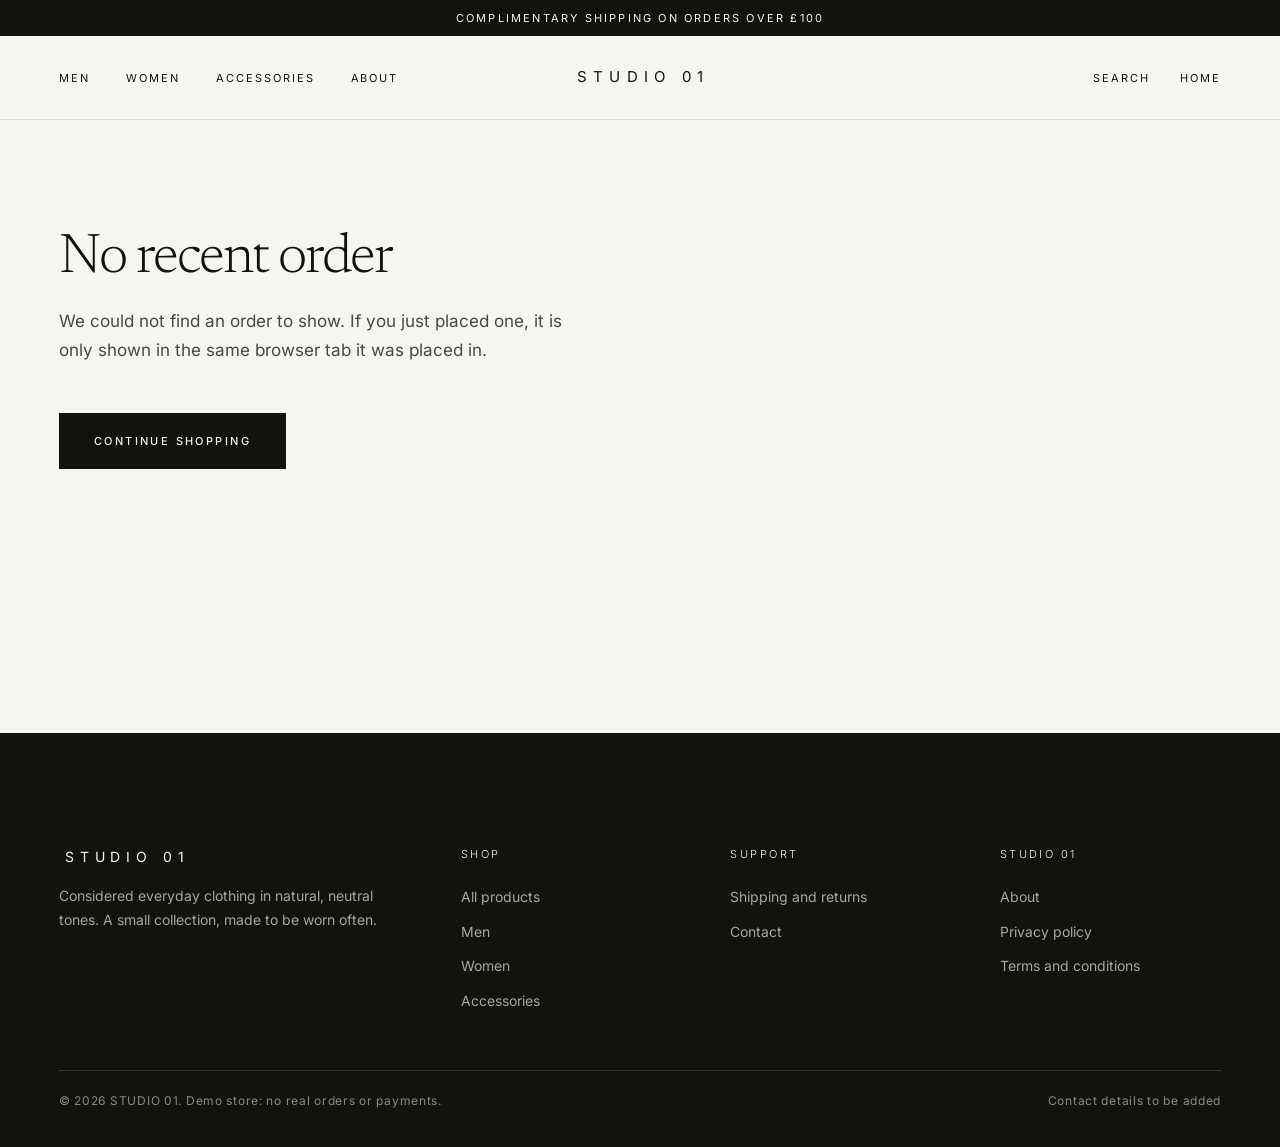
<file: confirmation.html>
<!DOCTYPE html>
<html lang="en"><head><meta charset="UTF-8"><meta name="viewport" content="width=device-width, initial-scale=1.0"><meta name="theme-color" content="#f4f3ef">
<meta name="robots" content="noindex">
<title>Order confirmed — STUDIO 01</title>
<link rel="icon" href="data:image/svg+xml,%3Csvg xmlns='http://www.w3.org/2000/svg' viewBox='0 0 32 32'%3E%3Crect width='32' height='32' fill='%23171715'/%3E%3Ctext x='16' y='22' font-size='15' text-anchor='middle' fill='%23f4f3ef' font-family='Georgia,serif'%3E01%3C/text%3E%3C/svg%3E">
<link rel="preload" href="fonts/inter-latin-wght.woff2" as="font" type="font/woff2" crossorigin>
<link rel="preload" href="fonts/newsreader-latin-wght.woff2" as="font" type="font/woff2" crossorigin>
<link rel="preconnect" href="https://images.unsplash.com">
<link rel="stylesheet" href="styles.css">
<style>
.cf{max-width:1280px;margin:0 auto;padding:64px var(--gutter) 96px}
.badge{display:inline-block;background:var(--sand);padding:7px 14px;font-size:13px;color:var(--muted);margin:0 0 28px}
.cf h1{font:400 clamp(44px,6vw,92px)/.98 var(--serif);letter-spacing:-.04em;margin:0 0 20px;outline:0}
.cf .lede{max-width:56ch;font-size:17px;line-height:1.7;color:#4a4843;margin:0}
.meta{display:flex;flex-wrap:wrap;gap:20px 64px;margin:44px 0 0;padding:24px 0;border-top:1px solid var(--line);border-bottom:1px solid var(--line)}
.meta div{display:grid;gap:4px}.meta dt{font-size:13px;color:var(--muted)}.meta dd{margin:0;font-size:18px}
.steps{list-style:none;margin:48px 0 0;padding:0;display:grid;grid-template-columns:repeat(4,minmax(0,1fr));gap:0;counter-reset:s}
.steps li{padding:0 16px 0 0;font-size:14px;color:var(--muted);position:relative}
.steps li:before{content:"";display:block;height:2px;background:var(--line);margin-bottom:14px}
.steps li.on:before{background:var(--ink)}.steps li b{display:block;font-weight:500;color:var(--ink);font-size:15px;margin-bottom:2px}
.cols{display:grid;grid-template-columns:minmax(0,1fr) minmax(0,.9fr);gap:clamp(32px,7vw,112px);margin-top:64px;align-items:start}
.cf h2{font:400 clamp(26px,2.6vw,34px)/1.1 var(--serif);letter-spacing:-.03em;margin:0 0 20px}
.info-list{margin:0;display:grid;grid-template-columns:150px 1fr;border-top:1px solid var(--line)}
.info-list dt,.info-list dd{margin:0;padding:16px 0;border-bottom:1px solid var(--line);font-size:15px}.info-list dt{color:var(--muted)}
.sum{background:var(--sand);padding:clamp(20px,3vw,36px)}
.line{display:grid;grid-template-columns:64px 1fr auto;gap:16px;padding:0 0 18px;margin-bottom:18px;border-bottom:1px solid rgba(23,23,21,.12);font-size:15px}
.line .ph{position:relative}.line img{width:64px;height:80px;object-fit:cover;background:var(--paper);display:block}
.line .q{position:absolute;top:-6px;right:-6px;min-width:22px;height:22px;border-radius:11px;background:var(--ink);color:#f4f3ef;font-size:12px;display:grid;place-items:center}
.line p{margin:0 0 2px}.line small{color:var(--muted);font-size:13px}
.tr{display:flex;justify-content:space-between;padding:6px 0;font-size:15px}.tr.g{border-top:1px solid rgba(23,23,21,.12);margin-top:10px;padding-top:16px;font-size:18px;font-weight:500}
.acts{display:flex;flex-wrap:wrap;gap:12px 24px;align-items:center;margin-top:48px}
.ghost-btn{height:50px;padding:0 28px;border:1px solid var(--line);background:transparent;font:inherit;font-size:14px;color:var(--ink);cursor:pointer}.ghost-btn:hover{border-color:var(--ink)}
.none{max-width:520px;padding:48px 0}.none h1{font-size:clamp(36px,5vw,56px)}
@media(max-width:900px){.cols{grid-template-columns:1fr;margin-top:48px}.steps{grid-template-columns:1fr 1fr;gap:24px 0}.cf{padding-top:44px}}
@media(max-width:560px){.info-list{grid-template-columns:1fr}.info-list dt{border-bottom:0;padding-bottom:0}.info-list dd{padding-top:4px}}
@media print{.announcement,.header,.footer,.acts,.skip,.badge{display:none!important}.cf{padding:0}.sum{background:none;border:1px solid #999}body{background:#fff}}
</style><link rel="stylesheet" href="premium.css">
</head><body>
<a class="skip" href="#main">Skip to content</a>
<div class="announcement">Complimentary shipping on orders over £100</div>
<header class="header"><div class="nav-left"><a class="nav-link" href="collection.html?c=Men">Men</a><a class="nav-link" href="collection.html?c=Women">Women</a><a class="nav-link" href="collection.html?c=Accessories">Accessories</a><a class="nav-link" href="info.html#about">About</a></div>
<a class="icon-btn" href="index.html" aria-label="Back to home"><svg viewBox="0 0 24 24"><path d="M15 5l-7 7 7 7"/></svg></a><a class="brand" href="index.html">STUDIO 01</a>
<div class="nav-right"><a class="utility" href="index.html">Home</a></div></header>
<main class="cf" id="main"></main>
<footer class="footer">
  <div class="footer-grid">
    <div><a class="brand" href="index.html">STUDIO 01</a><p class="footer-about">Considered everyday clothing in natural, neutral tones. A small collection, made to be worn often.</p></div>
    <div><h3>Shop</h3><ul><li><a href="collection.html?c=All">All products</a></li><li><a href="collection.html?c=Men">Men</a></li><li><a href="collection.html?c=Women">Women</a></li><li><a href="collection.html?c=Accessories">Accessories</a></li></ul></div>
    <div><h3>Support</h3><ul><li><a href="info.html#shipping">Shipping and returns</a></li><li><a href="info.html#contact">Contact</a></li></ul></div>
    <div><h3>Studio 01</h3><ul><li><a href="info.html#about">About</a></li><li><a href="info.html#privacy">Privacy policy</a></li><li><a href="info.html#terms">Terms and conditions</a></li></ul></div>
  </div>
  <div class="footer-base"><span>© 2026 STUDIO 01. Demo store: no real orders or payments.</span><span>Contact details to be added</span></div>
</footer>
<script src="data.js"></script><script src="nav.js"></script>
<script>
(function(){
 const $=document.getElementById("main");
 const esc=s=>String(s==null?"":s).replace(/[&<>"']/g,c=>({"&":"&amp;","<":"&lt;",">":"&gt;",'"':"&quot;","'":"&#39;"}[c]));
 const gbp=n=>"£"+Number(n).toFixed(2);
 let o=null;try{o=JSON.parse(sessionStorage.getItem("studio01_last_order")||"null")}catch(e){}
 if(!o||!o.no||!Array.isArray(o.items)){
  document.title="No recent order — STUDIO 01";
  $.innerHTML='<div class="none"><h1 id="t" tabindex="-1">No recent order</h1><p class="lede">We could not find an order to show. If you just placed one, it is only shown in the same browser tab it was placed in.</p><div class="acts"><a class="btn-primary" href="collection.html?c=All">Continue shopping</a></div></div>';
  return;
 }
 /* estimated dates (demo): working days from the order date */
 const D=new Date(o.ts||Date.now());
 const addWD=(d,n)=>{const x=new Date(d);while(n>0){x.setDate(x.getDate()+1);const w=x.getDay();if(w!==0&&w!==6)n--}return x};
 const f=d=>d.toLocaleDateString("en-GB",{weekday:"short",day:"numeric",month:"short"});
 const k=o.ship.k,eta=k==="standard"?f(addWD(D,3))+" to "+f(addWD(D,5)):k==="express"?f(addWD(D,1))+" to "+f(addWD(D,2)):"Ready within 24 hours";
 const last=k==="collect"?"Ready to collect":"Delivered";
 const first=esc(String(o.name||"").split(" ")[0]);
 const count=o.items.reduce((a,x)=>a+x.qty,0);
 const a=o.addr||{};
 const addr=[a.a1,a.a2,[a.city,a.postal].filter(Boolean).join(" "),a.country].filter(Boolean).map(esc).join("<br>");
 document.title="Order "+o.no+" confirmed — STUDIO 01";
 $.innerHTML=`<p class="badge">Demo order. No payment was taken and nothing will be shipped.</p>
 <h1 id="t" tabindex="-1">Thank you${first?", "+first:""}.</h1>
 <p class="lede">Your order is confirmed. In a live store, a confirmation would be emailed to <b>${esc(o.email)}</b>.</p>
 <dl class="meta"><div><dt>Order number</dt><dd>${esc(o.no)}</dd></div><div><dt>Placed on</dt><dd>${D.toLocaleDateString("en-GB",{day:"numeric",month:"long",year:"numeric"})}</dd></div><div><dt>${k==="collect"?"Collection":"Estimated delivery"}</dt><dd>${eta}</dd></div><div><dt>Total</dt><dd>${gbp(o.total)}</dd></div></dl>
 <ol class="steps" aria-label="Order progress"><li class="on"><b>Order placed</b>${f(D)}</li><li><b>Preparing</b>Next</li><li><b>${k==="collect"?"Ready":"Dispatched"}</b>Soon</li><li><b>${last}</b>${esc(eta)}</li></ol>
 <div class="cols">
  <section aria-labelledby="dh"><h2 id="dh">Your details</h2>
   <dl class="info-list"><dt>Contact</dt><dd>${esc(o.email)}${o.phone?"<br>"+esc(o.phone):""}</dd>
   <dt>${k==="collect"?"Collection":"Delivery address"}</dt><dd>${k==="collect"?"Collect in store (demo location)<br>":""}${esc(o.name)}<br>${addr}</dd>
   <dt>Delivery method</dt><dd>${esc(o.ship.n)}</dd><dt>Payment</dt><dd>${esc(o.pay)}</dd></dl></section>
  <section class="sum" aria-labelledby="sh"><h2 id="sh">Order summary</h2>
   ${o.items.map(x=>`<div class="line"><div class="ph"><img src="${esc(x.img)}" alt=""><span class="q" aria-label="Quantity ${x.qty}">${x.qty}</span></div><div><p>${esc(x.name)}</p><small>${x.size==="One size"?"One size":"Size "+esc(x.size)} · ${esc(x.color)}</small></div><span>${gbp(x.price*x.qty)}</span></div>`).join("")}
   <div class="tr"><span>Subtotal (${count} ${count===1?"item":"items"})</span><span>${gbp(o.sub)}</span></div>
   ${o.disc?`<div class="tr"><span>Discount · ${esc(o.discLabel)}</span><span>−${gbp(o.disc)}</span></div>`:""}
   <div class="tr"><span>${esc(o.ship.n)}</span><span>${o.ship.p?gbp(o.ship.p):"Free"}</span></div>
   <div class="tr g"><span>Total</span><span>${gbp(o.total)}</span></div></section>
 </div>
 <div class="acts"><a class="btn-primary" href="collection.html?c=All">Continue shopping</a><button type="button" class="ghost-btn" onclick="window.print()">Print receipt</button><a class="btn-link" href="info.html#shipping">Shipping and returns</a></div>`;
 document.getElementById("t").focus();
})();
</script>
</body></html>
</file>
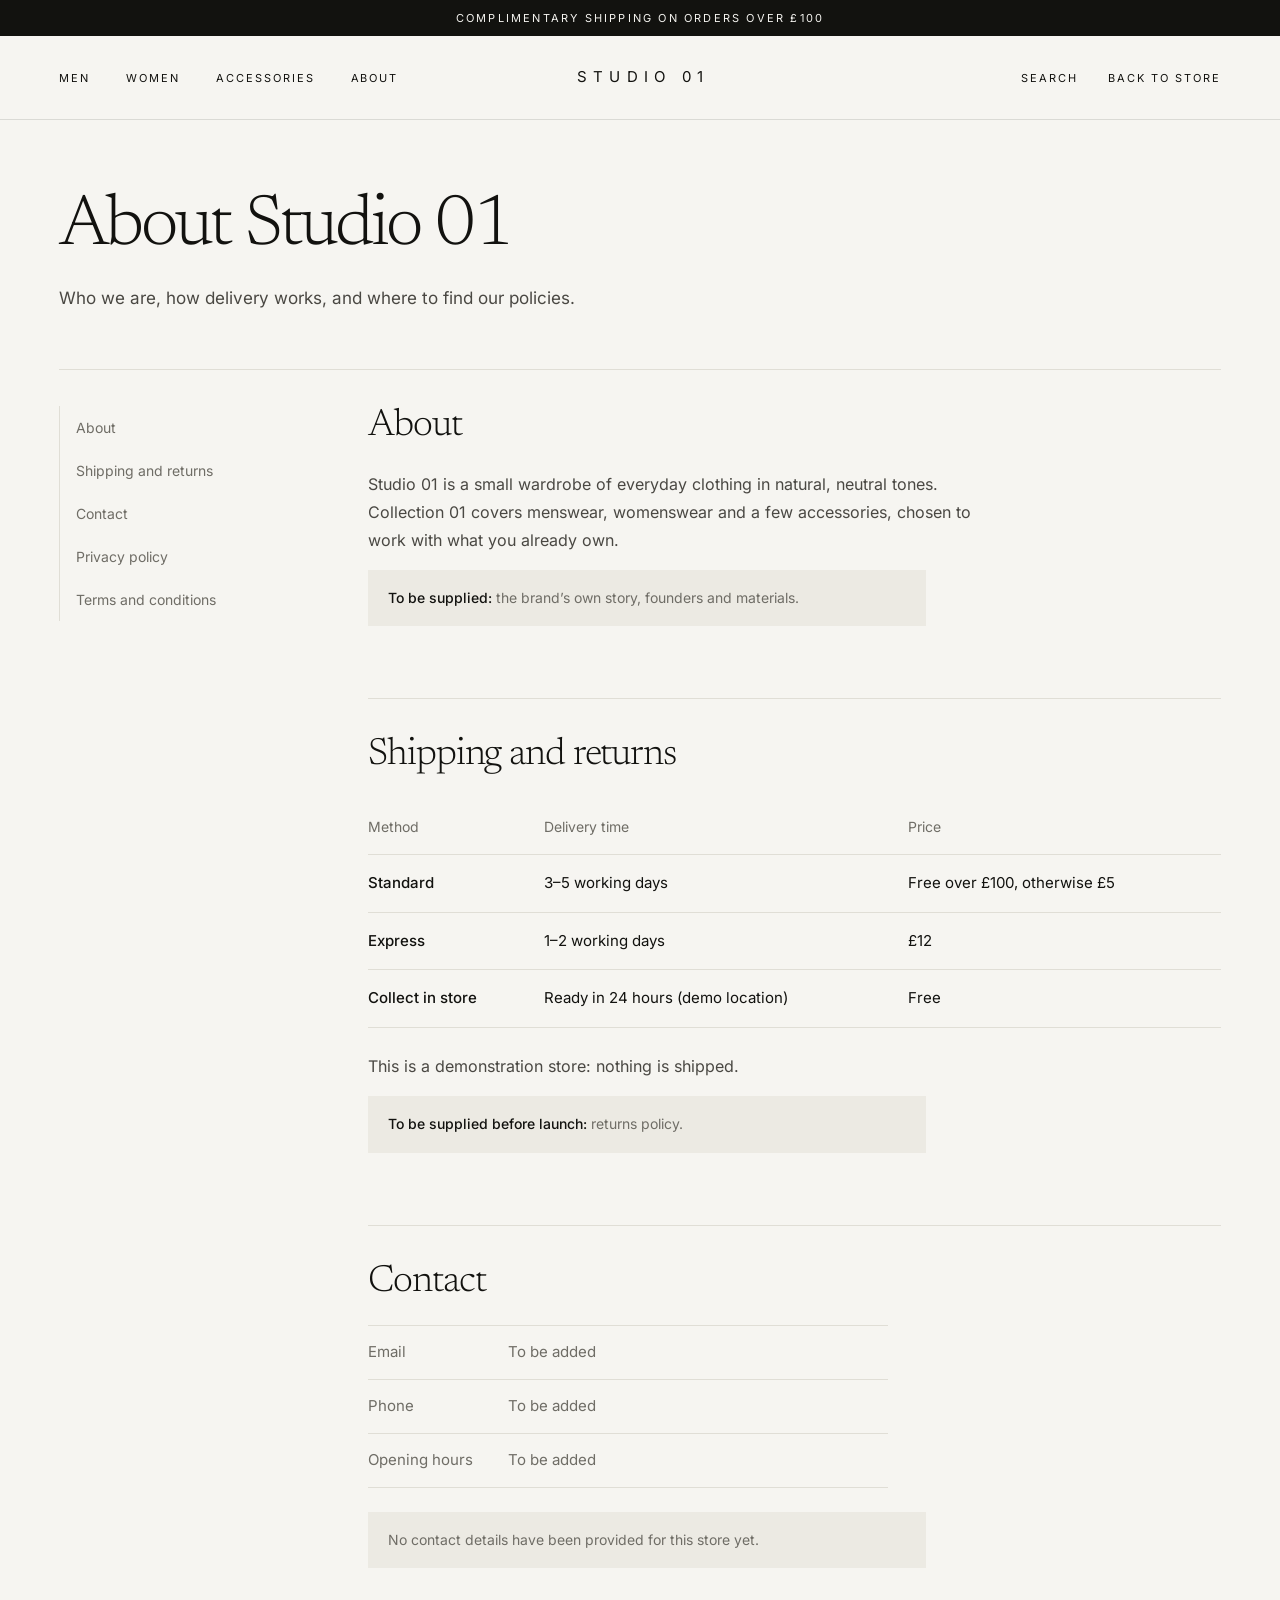
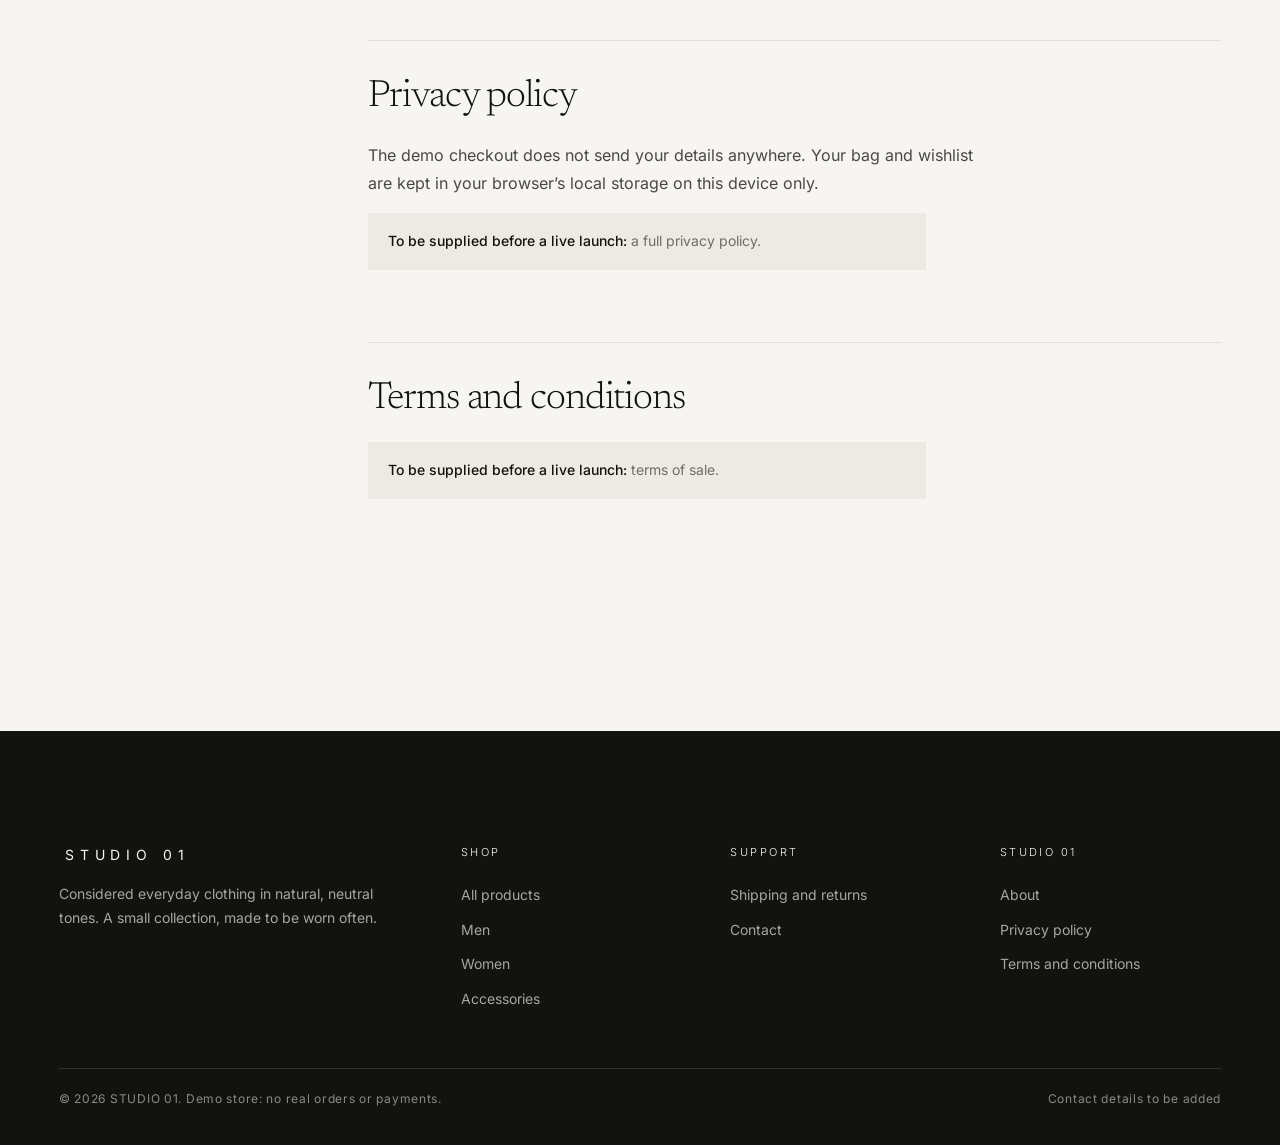
<file: info.html>
<!DOCTYPE html>
<html lang="en"><head><meta charset="UTF-8"><meta name="viewport" content="width=device-width, initial-scale=1.0"><meta name="theme-color" content="#f4f3ef">
<title>About, shipping and policies — STUDIO 01</title>
<meta name="description" content="About Studio 01, shipping and returns, contact details, privacy policy and terms.">
<link rel="icon" href="data:image/svg+xml,%3Csvg xmlns='http://www.w3.org/2000/svg' viewBox='0 0 32 32'%3E%3Crect width='32' height='32' fill='%23171715'/%3E%3Ctext x='16' y='22' font-size='15' text-anchor='middle' fill='%23f4f3ef' font-family='Georgia,serif'%3E01%3C/text%3E%3C/svg%3E">
<link rel="preload" href="fonts/inter-latin-wght.woff2" as="font" type="font/woff2" crossorigin>
<link rel="preload" href="fonts/newsreader-latin-wght.woff2" as="font" type="font/woff2" crossorigin>
<link rel="stylesheet" href="styles.css">
<style>
.nav-left{gap:24px}.info{max-width:1280px;margin:0 auto;padding:72px var(--gutter) 40px}
.info-head{max-width:720px;padding-bottom:56px}
.info-head h1{font:400 clamp(40px,5.6vw,76px)/1 var(--serif);letter-spacing:-.04em;margin:0 0 20px}
.lede{font-size:17px;line-height:1.7;color:#4a4843;margin:0}
.info-body>*{min-width:0}.info-body{display:grid;grid-template-columns:220px minmax(0,1fr);gap:clamp(32px,7vw,112px);align-items:start;border-top:1px solid var(--line)}
.toc{position:sticky;top:104px;display:grid;padding-top:36px}
.toc a{padding:10px 0 10px 16px;border-left:1px solid var(--line);color:var(--muted);text-decoration:none;font-size:14px}
.toc a:hover,.toc a:focus-visible{color:var(--ink);border-left-color:var(--ink)}
.info-content section{padding:36px 0 56px;border-bottom:1px solid var(--line);scroll-margin-top:96px}
.info-content section:last-child{border-bottom:0}
.info-content h2{font:400 clamp(28px,3vw,38px)/1.1 var(--serif);letter-spacing:-.03em;margin:0 0 22px}
.info-content p,.info-content li{font-size:16px;line-height:1.75;color:#4a4843;margin:0 0 16px;max-width:62ch}
.info-content ul{padding-left:20px;margin:0 0 16px}
.table-wrap{overflow-x:auto;margin:0 0 24px}
.rates{width:100%;border-collapse:collapse;font-size:15px;min-width:460px}
.rates th,.rates td{text-align:left;padding:16px 16px 16px 0;border-bottom:1px solid var(--line);vertical-align:top;font-weight:400}
.rates th{color:var(--muted);font-size:14px}.rates td:first-child{font-weight:500}
.todo{background:var(--sand);padding:16px 20px;font-size:14px!important;color:var(--muted)!important;max-width:62ch}
.todo b{color:var(--ink);font-weight:500}
.facts{display:grid;grid-template-columns:140px 1fr;gap:0;max-width:520px;border-top:1px solid var(--line);margin:0 0 24px}
.facts dt,.facts dd{margin:0;padding:14px 0;border-bottom:1px solid var(--line);font-size:15px}.facts dt{color:var(--muted)}.facts dd{color:var(--muted)}
@media(max-width:800px){.info{padding-top:44px}.info-head{padding-bottom:36px}.info-body{grid-template-columns:1fr;gap:0}
.toc{position:static;display:flex;gap:8px;overflow-x:auto;padding:16px 0;scrollbar-width:none;border-bottom:1px solid var(--line)}
.toc a{border:1px solid var(--line);padding:9px 14px;white-space:nowrap}.info-content section{padding:32px 0 44px}}
</style><link rel="stylesheet" href="premium.css">
</head><body>
<a class="skip" href="#about">Skip to content</a>
<div class="announcement">Complimentary shipping on orders over £100</div>
<header class="header"><div class="nav-left"><a class="nav-link" href="collection.html?c=Men">Men</a><a class="nav-link" href="collection.html?c=Women">Women</a><a class="nav-link" href="collection.html?c=Accessories">Accessories</a><a class="nav-link" href="#about">About</a></div>
<a class="icon-btn" href="index.html" aria-label="Back to store"><svg viewBox="0 0 24 24"><path d="M15 5l-7 7 7 7"/></svg></a><a class="brand" href="index.html">STUDIO 01</a>
<div class="nav-right"><a class="utility" href="index.html">Back to store</a></div></header>
<main class="info">
  <div class="info-head"><h1>About Studio 01</h1><p class="lede">Who we are, how delivery works, and where to find our policies.</p></div>
  <div class="info-body">
    <nav class="toc" aria-label="On this page"><a href="#about">About</a><a href="#shipping">Shipping and returns</a><a href="#contact">Contact</a><a href="#privacy">Privacy policy</a><a href="#terms">Terms and conditions</a></nav>
    <div class="info-content">
      <section id="about"><h2>About</h2>
        <p>Studio 01 is a small wardrobe of everyday clothing in natural, neutral tones. Collection 01 covers menswear, womenswear and a few accessories, chosen to work with what you already own.</p>
        <p class="todo"><b>To be supplied:</b> the brand’s own story, founders and materials.</p></section>
      <section id="shipping"><h2>Shipping and returns</h2>
        <div class="table-wrap"><table class="rates"><thead><tr><th scope="col">Method</th><th scope="col">Delivery time</th><th scope="col">Price</th></tr></thead><tbody>
          <tr><td>Standard</td><td>3–5 working days</td><td>Free over £100, otherwise £5</td></tr>
          <tr><td>Express</td><td>1–2 working days</td><td>£12</td></tr>
          <tr><td>Collect in store</td><td>Ready in 24 hours (demo location)</td><td>Free</td></tr></tbody></table></div>
        <p>This is a demonstration store: nothing is shipped.</p>
        <p class="todo"><b>To be supplied before launch:</b> returns policy.</p></section>
      <section id="contact"><h2>Contact</h2>
        <dl class="facts"><dt>Email</dt><dd>To be added</dd><dt>Phone</dt><dd>To be added</dd><dt>Opening hours</dt><dd>To be added</dd></dl>
        <p class="todo">No contact details have been provided for this store yet.</p></section>
      <section id="privacy"><h2>Privacy policy</h2>
        <p>The demo checkout does not send your details anywhere. Your bag and wishlist are kept in your browser’s local storage on this device only.</p>
        <p class="todo"><b>To be supplied before a live launch:</b> a full privacy policy.</p></section>
      <section id="terms"><h2>Terms and conditions</h2>
        <p class="todo"><b>To be supplied before a live launch:</b> terms of sale.</p></section>
    </div>
  </div>
</main>
<footer class="footer">
  <div class="footer-grid">
    <div><a class="brand" href="index.html">STUDIO 01</a><p class="footer-about">Considered everyday clothing in natural, neutral tones. A small collection, made to be worn often.</p></div>
    <div><h3>Shop</h3><ul><li><a href="collection.html?c=All">All products</a></li><li><a href="collection.html?c=Men">Men</a></li><li><a href="collection.html?c=Women">Women</a></li><li><a href="collection.html?c=Accessories">Accessories</a></li></ul></div>
    <div><h3>Support</h3><ul><li><a href="info.html#shipping">Shipping and returns</a></li><li><a href="info.html#contact">Contact</a></li></ul></div>
    <div><h3>Studio 01</h3><ul><li><a href="info.html#about">About</a></li><li><a href="info.html#privacy">Privacy policy</a></li><li><a href="info.html#terms">Terms and conditions</a></li></ul></div>
  </div>
  <div class="footer-base"><span>© 2026 STUDIO 01. Demo store: no real orders or payments.</span><span>Contact details to be added</span></div>
</footer>
<script src="data.js"></script><script src="nav.js"></script>
</body></html>
</file>
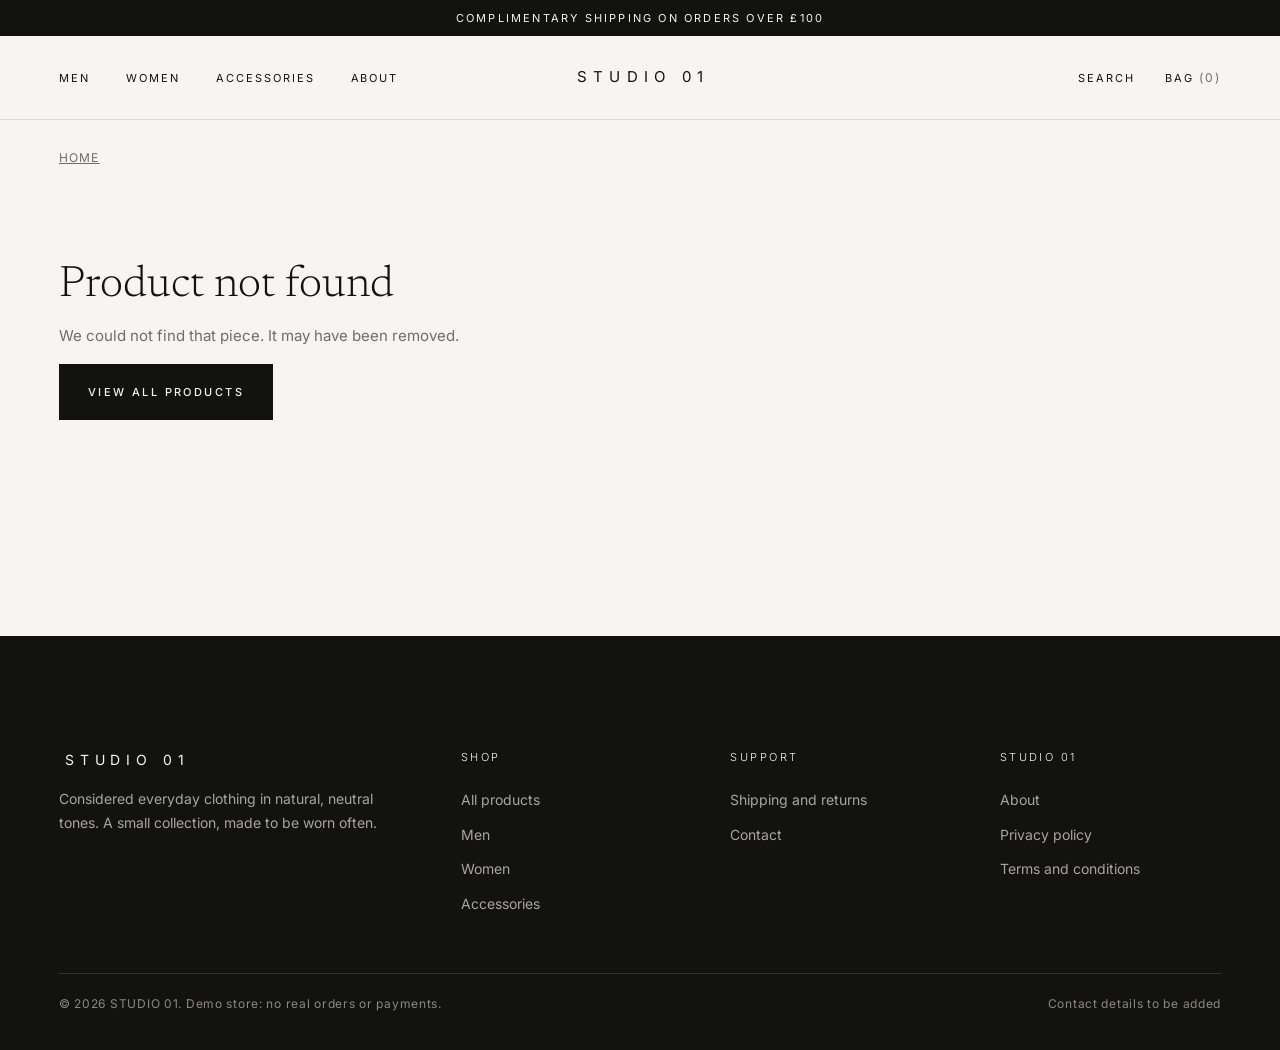
<file: product.html>
<!DOCTYPE html>
<html lang="en"><head><meta charset="UTF-8"><meta name="viewport" content="width=device-width, initial-scale=1.0"><meta name="theme-color" content="#f4f3ef">
<title>Product — STUDIO 01</title>
<meta name="description" content="Studio 01 Collection 01.">
<link rel="icon" href="data:image/svg+xml,%3Csvg xmlns='http://www.w3.org/2000/svg' viewBox='0 0 32 32'%3E%3Crect width='32' height='32' fill='%23171715'/%3E%3Ctext x='16' y='22' font-size='15' text-anchor='middle' fill='%23f4f3ef' font-family='Georgia,serif'%3E01%3C/text%3E%3C/svg%3E">
<link rel="preload" href="fonts/inter-latin-wght.woff2" as="font" type="font/woff2" crossorigin>
<link rel="preload" href="fonts/newsreader-latin-wght.woff2" as="font" type="font/woff2" crossorigin>
<link rel="preconnect" href="https://images.unsplash.com">
<link rel="stylesheet" href="styles.css"><link rel="stylesheet" href="shop.css">
<link rel="stylesheet" href="premium.css">
</head><body>
<a class="skip" href="#main">Skip to content</a>
<div class="announcement">Complimentary shipping on orders over £100</div>
<header class="header"><div class="nav-left"><a class="nav-link" href="collection.html?c=Men">Men</a><a class="nav-link" href="collection.html?c=Women">Women</a><a class="nav-link" href="collection.html?c=Accessories">Accessories</a><a class="nav-link" href="info.html#about">About</a></div>
<a class="icon-btn" href="index.html" aria-label="Back to home"><svg viewBox="0 0 24 24"><path d="M15 5l-7 7 7 7"/></svg></a><a class="brand" href="index.html">STUDIO 01</a>
<div class="nav-right"><button type="button" class="utility" id="bagBtn">Bag <span class="count" id="bagCount">(0)</span></button></div></header>
<main class="page" id="main">
 <nav class="crumbs" aria-label="Breadcrumb" id="crumbs"></nav>
 <div id="pdp"></div>
 <section class="more" id="relWrap" hidden aria-labelledby="relT"><h2 id="relT">You may also like</h2><div class="product-grid" id="rel" style="padding-bottom:0"></div></section>
</main>
<footer class="footer">
  <div class="footer-grid">
    <div><a class="brand" href="index.html">STUDIO 01</a><p class="footer-about">Considered everyday clothing in natural, neutral tones. A small collection, made to be worn often.</p></div>
    <div><h3>Shop</h3><ul><li><a href="collection.html?c=All">All products</a></li><li><a href="collection.html?c=Men">Men</a></li><li><a href="collection.html?c=Women">Women</a></li><li><a href="collection.html?c=Accessories">Accessories</a></li></ul></div>
    <div><h3>Support</h3><ul><li><a href="info.html#shipping">Shipping and returns</a></li><li><a href="info.html#contact">Contact</a></li></ul></div>
    <div><h3>Studio 01</h3><ul><li><a href="info.html#about">About</a></li><li><a href="info.html#privacy">Privacy policy</a></li><li><a href="info.html#terms">Terms and conditions</a></li></ul></div>
  </div>
  <div class="footer-base"><span>© 2026 STUDIO 01. Demo store: no real orders or payments.</span><span>Contact details to be added</span></div>
</footer>
<script src="data.js"></script><script src="bag.js"></script><script src="nav.js"></script>
<script>
(function(){
 const $=id=>document.getElementById(id);
 const id=parseInt(new URLSearchParams(location.search).get("id"),10),p=products.find(x=>x.id===id);
 const root=$("pdp");
 if(!p){document.title="Product not found — STUDIO 01";$("crumbs").innerHTML='<a href="index.html">Home</a>';
  root.innerHTML='<div class="lost"><h1>Product not found</h1><p>We could not find that piece. It may have been removed.</p><a class="checkout" style="width:auto;padding:0 28px;display:inline-flex" href="collection.html?c=All">VIEW ALL PRODUCTS</a></div>';return}
 const C=CATS[p.category];
 document.title=p.name+" — STUDIO 01";
 const ld=document.createElement("script");ld.type="application/ld+json";
 ld.textContent=JSON.stringify({"@context":"https://schema.org","@type":"Product",name:p.name,image:[p.img],description:p.name+". "+CATS[p.category].title+" from Studio 01 Collection 01.",brand:{"@type":"Brand",name:"STUDIO 01"},offers:{"@type":"Offer",priceCurrency:"GBP",price:p.price.toFixed(2),availability:"https://schema.org/InStock",url:location.href.split("#")[0]}});
 document.head.appendChild(ld);
 document.querySelector('meta[name=description]').content=p.name+", "+fmtMoney(p.price)+". "+C.title+" from Studio 01 Collection 01.";
 document.querySelectorAll(".nav-link").forEach(a=>{if(a.getAttribute("href")==="collection.html?c="+p.category)a.setAttribute("aria-current","page")});
 $("crumbs").innerHTML=`<a href="index.html">Home</a><span aria-hidden="true">/</span><a href="collection.html?c=${p.category}">${C.title}</a><span aria-hidden="true">/</span><b aria-current="page">${escHTML(p.name)}</b>`;
 const sel={size:null,color:null,qty:1},MAXQ=10,WL="studio01_wishlist_v1";
 const out=(s,c)=>p.out.includes(s+"|"+c);
 const sizeOff=s=>sel.color?out(s,sel.color):p.colors.every(c=>out(s,c.n));
 const colorOff=c=>sel.size?out(sel.size,c):(p.sizes.length>0&&p.sizes.every(s=>out(s,c)));
 const FL=["24.5","25.4","26.2","27.1","27.9","28.8"],GA=[["XS","84–89","70–75"],["S","90–95","76–81"],["M","96–101","82–87"],["L","102–107","88–93"],["XL","108–115","94–101"],["XXL","116–123","102–109"]];
 const guide=()=>p.sizes[0]&&p.sizes[0].startsWith("UK")
  ?`<table><tr><th>Size</th><th>EU (approx.)</th><th>Foot length</th></tr>${p.sizes.map((s,i)=>`<tr><td>${s}</td><td>${39+i}</td><td>${FL[i]} cm</td></tr>`).join("")}</table>`
  :`<table><tr><th>Size</th><th>Chest (cm)</th><th>Waist (cm)</th></tr>${GA.filter(r=>p.sizes.includes(r[0])).map(r=>`<tr><td>${r[0]}</td><td>${r[1]}</td><td>${r[2]}</td></tr>`).join("")}</table><p style="margin-top:10px">Body measurements. Between sizes? Size up for a relaxed fit.</p>`;
 const off=p.old?Math.round((1-p.price/p.old)*100):0;
 root.innerHTML=`<div class="pdp"><div class="pdp-media"><img src="${p.img}" alt="${escHTML(p.name)}"></div>
 <div class="pdp-info"><h1>${escHTML(p.name)}</h1>
 <p class="pdp-price">${fmtMoney(p.price)}${p.old?`<del>${fmtMoney(p.old)}</del><span class="off">-${off}%</span>`:""}</p>
 <p class="rating">★ ${p.rating.toFixed(1)} · ${p.reviews} reviews${p.tag==="New in"?" · New in":""}</p>
 <div class="opt"><div class="opt-head"><span>Colour: <b id="cLbl">Select a colour</b></span></div><div class="opt-row" role="group" aria-label="Colour">${p.colors.map(c=>`<button type="button" class="color-btn" data-c="${escHTML(c.n)}" aria-pressed="false"><i style="background:${c.h}"></i>${escHTML(c.n)}</button>`).join("")}</div></div>
 ${p.sizes.length?`<div class="opt"><div class="opt-head"><span>Size: <b id="sLbl">Select a size</b></span></div><div class="opt-row" role="group" aria-label="Size">${p.sizes.map(s=>`<button type="button" class="size-btn" data-s="${escHTML(s)}" aria-pressed="false">${escHTML(s)}</button>`).join("")}</div></div>`:`<div class="opt"><div class="opt-head"><span>Size: <b>One size</b></span></div></div>`}
 <p class="avail" id="avail" aria-live="polite">Select options to check availability</p>
 <div class="opt"><div class="opt-head"><span>Quantity</span></div><div class="qty"><button type="button" id="qm" aria-label="Decrease quantity">−</button><span id="qv" aria-live="polite">1</span><button type="button" id="qp" aria-label="Increase quantity">+</button></div></div>
 <p class="err" id="err" role="alert"></p>
 <div class="pdp-actions"><button type="button" class="checkout" id="add">ADD TO BAG</button><button type="button" class="ghost" id="wish" aria-pressed="false">Save to wishlist</button></div>
 <div class="acc">${p.sizes.length?`<details><summary>Size guide</summary><div class="in">${guide()}</div></details>`:""}
 <details><summary>Delivery and collection</summary><div class="in"><ul><li>Free delivery on orders over £100, otherwise £5</li><li>Standard 3–5 working days, express 1–2 working days (£12)</li><li>Collect in store: free, ready in 24 hours</li></ul><p>This is a demo store, so nothing is shipped. <a href="info.html#shipping">Shipping and returns</a></p></div></details></div>
 </div></div>`;
 function sync(){
  document.querySelectorAll(".color-btn").forEach(b=>{const n=b.dataset.c,o=colorOff(n),on=sel.color===n;b.classList.toggle("on",on);b.setAttribute("aria-pressed",on);if(o){b.setAttribute("aria-disabled","true");b.title="Sold out in this size"}else{b.removeAttribute("aria-disabled");b.removeAttribute("title")}});
  document.querySelectorAll(".size-btn").forEach(b=>{const n=b.dataset.s,o=sizeOff(n),on=sel.size===n;b.classList.toggle("on",on);b.setAttribute("aria-pressed",on);if(o){b.setAttribute("aria-disabled","true");b.title="Sold out in this colour"}else{b.removeAttribute("aria-disabled");b.removeAttribute("title")}});
  $("cLbl").textContent=sel.color||"Select a colour";if($("sLbl"))$("sLbl").textContent=sel.size||"Select a size";
  $("avail").textContent=sel.color&&(sel.size||!p.sizes.length)?"In stock":"Select options to check availability";
  $("qv").textContent=sel.qty;
 }
 root.addEventListener("click",e=>{
  const c=e.target.closest(".color-btn"),s=e.target.closest(".size-btn");
  if(c&&c.getAttribute("aria-disabled")!=="true"){sel.color=sel.color===c.dataset.c?null:c.dataset.c;$("err").textContent="";sync()}
  if(s&&s.getAttribute("aria-disabled")!=="true"){sel.size=sel.size===s.dataset.s?null:s.dataset.s;$("err").textContent="";sync()}
 });
 $("qm").onclick=()=>{sel.qty=Math.max(1,sel.qty-1);sync()};$("qp").onclick=()=>{sel.qty=Math.min(MAXQ,sel.qty+1);sync()};
 $("add").onclick=()=>{
  const miss=[];if(!sel.color)miss.push("a colour");if(p.sizes.length&&!sel.size)miss.push("a size");
  if(miss.length){$("err").textContent="Please select "+miss.join(" and ")+".";return}
  Bag.add({key:[p.id,sel.size||"",sel.color].join("|"),id:p.id,name:p.name,price:p.price,img:p.img,size:sel.size||"One size",color:sel.color,qty:sel.qty});
  $("err").textContent="";Bag.open();
 };
 const wl=()=>{try{const a=JSON.parse(localStorage.getItem(WL)||"[]");return Array.isArray(a)?a:[]}catch(e){return[]}};
 function wsync(){const on=wl().includes(p.id);$("wish").textContent=on?"Saved to wishlist":"Save to wishlist";$("wish").setAttribute("aria-pressed",on)}
 $("wish").onclick=()=>{let a=wl();a=a.includes(p.id)?a.filter(x=>x!==p.id):[...a,p.id];try{localStorage.setItem(WL,JSON.stringify(a))}catch(e){}wsync()};
 sync();wsync();
 const rel=products.filter(x=>x.id!==p.id&&x.category===p.category).concat(products.filter(x=>x.id!==p.id&&x.category!==p.category)).slice(0,4);
 $("rel").innerHTML=rel.map(shopCard).join("");$("relWrap").hidden=false;
})();
</script>
</body></html>
</file>
<file: styles.css>
/* Self-hosted fonts (SIL Open Font License): same typography on every device */
@font-face{font-family:"Inter";src:url("fonts/inter-latin-wght.woff2") format("woff2");font-weight:100 900;font-style:normal;font-display:swap;unicode-range:U+0000-00FF,U+0131,U+0152-0153,U+02BB-02BC,U+02C6,U+02DA,U+02DC,U+2000-206F,U+2074,U+20AC,U+2122,U+2191,U+2193,U+2212,U+2215,U+FEFF,U+FFFD}
@font-face{font-family:"Newsreader";src:url("fonts/newsreader-latin-wght.woff2") format("woff2");font-weight:200 800;font-style:normal;font-display:swap;unicode-range:U+0000-00FF,U+0131,U+0152-0153,U+02BB-02BC,U+02C6,U+02DA,U+02DC,U+2000-206F,U+2074,U+20AC,U+2122,U+2191,U+2193,U+2212,U+2215,U+FEFF,U+FFFD}
/* metric-matched fallback so text does not jump when Inter arrives */
@font-face{font-family:"Inter Fallback";src:local("Arial"),local("Helvetica");size-adjust:107.4%;ascent-override:90.2%;descent-override:22.5%;line-gap-override:0%}
/* STUDIO 01 shared design system: tokens, base, announcement, header, footer, buttons */
:root{--paper:#f4f3ef;--sand:#ebe8e0;--ink:#171715;--muted:#66645e;--line:#dcdad2;--white:#fff;--err:#9a3b2e;--ok:#4d6a55;
--serif:"Newsreader","Iowan Old Style","Palatino Linotype",Palatino,Georgia,serif;--sans:"Inter","Inter Fallback",system-ui,-apple-system,"Segoe UI",Helvetica,Arial,sans-serif;
--gutter:clamp(18px,4.6vw,72px);--edge:max(var(--gutter),calc((100% - 1600px)/2 + var(--gutter)));--ease:cubic-bezier(.2,.7,.2,1)}
*{box-sizing:border-box}html{scroll-behavior:smooth}
body{margin:0;background:var(--paper);color:var(--ink);font:15px/1.6 var(--sans);-webkit-font-smoothing:antialiased}
button,input,select{font:inherit;color:inherit}button{cursor:pointer}img{max-width:100%}
:focus-visible{outline:2px solid var(--ink);outline-offset:3px}
.announcement{padding:10px var(--gutter);text-align:center;background:var(--ink);color:#f4f3ef;font-size:13px;letter-spacing:.04em}
.header{position:sticky;top:0;z-index:5;height:72px;padding:0 var(--edge);display:grid;grid-template-columns:1fr auto 1fr;align-items:center;background:var(--paper);border-bottom:1px solid var(--line)}
.nav-left,.nav-right{display:flex;align-items:center;gap:28px}.nav-right{justify-content:flex-end;gap:22px}
.nav-link,.utility{border:0;background:none;padding:8px 0;color:inherit;text-decoration:none;font-size:14px;position:relative}
.nav-link:after,.utility:after{content:"";position:absolute;left:0;right:0;bottom:3px;height:1px;background:currentColor;transform:scaleX(0);transform-origin:left;transition:transform .3s var(--ease)}
.nav-link:hover:after,.utility:hover:after,.utility.on:after{transform:scaleX(1)}
.brand{font-size:17px;font-weight:500;letter-spacing:.24em;text-decoration:none;color:var(--ink);white-space:nowrap}
.count{color:var(--muted);font-size:12px}.icon-btn{display:none;width:40px;height:40px;border:0;background:none;place-items:center;padding:0;color:inherit}
.icon-btn svg{width:20px;height:20px;stroke:currentColor;fill:none;stroke-width:1.5}
.btn-primary{display:inline-flex;align-items:center;justify-content:center;height:50px;padding:0 34px;background:var(--ink);color:#f4f3ef;border:1px solid var(--ink);text-decoration:none;font-size:14px;letter-spacing:.06em;transition:background .3s,color .3s}
.btn-primary:hover{background:transparent;color:var(--ink)}
.btn-link{color:var(--ink);font-size:14px;text-decoration:underline;text-underline-offset:5px;text-decoration-thickness:1px}
.footer{background:var(--sand);padding:72px var(--edge) 28px;margin-top:40px}
.footer-grid{display:grid;grid-template-columns:1.6fr 1fr 1fr 1fr;gap:48px}
.footer h3{margin:0 0 16px;font-size:14px;font-weight:600}.footer ul{list-style:none;margin:0;padding:0;display:grid;gap:10px}
.footer a{color:var(--muted);text-decoration:none;font-size:14px}.footer a:hover{color:var(--ink)}
.footer .brand{display:inline-block;margin-bottom:16px}.footer-about{max-width:320px;color:var(--muted);font-size:14px;line-height:1.7;margin:0}
.footer-base{margin:56px 0 0;padding-top:20px;border-top:1px solid var(--line);display:flex;justify-content:space-between;gap:16px;flex-wrap:wrap;color:var(--muted);font-size:13px}
.footer-slim{border-top:1px solid var(--line);padding:24px var(--edge);display:flex;justify-content:space-between;gap:16px;flex-wrap:wrap;color:var(--muted);font-size:13px}
.footer-slim nav{display:flex;gap:20px;flex-wrap:wrap}.footer-slim a{color:var(--muted);text-decoration:none}.footer-slim a:hover{color:var(--ink)}
.skip{position:absolute;left:12px;top:-60px;z-index:200;background:var(--ink);color:#f4f3ef;padding:12px 18px;text-decoration:none;font-size:14px}.skip:focus{top:12px}
@media(max-width:900px){.nav-left{display:none}.icon-btn{display:grid}.header{grid-template-columns:auto 1fr auto;height:60px}.brand{justify-self:center;font-size:15px}.nav-right{gap:16px}.header>.icon-btn{margin-left:-10px;justify-self:start}.nav-right .utility.wl{display:none}.footer-grid{grid-template-columns:repeat(3,1fr)}.footer-grid>div:first-child{grid-column:1/-1}}
@media(max-width:560px){.footer{padding-top:48px}.footer-grid{grid-template-columns:1fr 1fr;gap:32px 20px}}
@media(prefers-reduced-motion:reduce){html{scroll-behavior:auto}*{transition:none!important;animation:none!important}}
</file>
<file: premium.css>
/* STUDIO 01 · premium layer. Loaded last on every page; delete this file to return to the base design. */
:root{--paper:#f6f5f1;--sand:#eceae3;--ink:#12120f;--muted:#6f6d66;--line:#e0ded6;--hair:rgba(18,18,15,.12)}
::selection{background:var(--ink);color:var(--paper)}
body{font-size:15px;line-height:1.65;font-feature-settings:"ss01","cv11";text-rendering:optimizeLegibility}
h1,h2,h3{font-weight:300!important}

/* announcement: quiet, small caps */
.announcement{padding:9px var(--gutter);font-size:11px;letter-spacing:.2em;text-transform:uppercase;font-weight:400}

/* header: frosted, airy, small-caps navigation */
.header{height:84px;background:rgba(246,245,241,.86);-webkit-backdrop-filter:saturate(1.4) blur(14px);backdrop-filter:saturate(1.4) blur(14px);border-bottom:1px solid var(--hair)}
.brand{font-size:15px;font-weight:400;letter-spacing:.42em;padding-left:.42em}
.nav-link,.utility{font-size:11px;letter-spacing:.18em;text-transform:uppercase}
.nav-left{gap:36px}.nav-right{gap:30px}

/* buttons: sharp, wide-tracked, slow fill */
.btn-primary,.checkout,.ghost{height:56px;font-size:11px;letter-spacing:.22em;text-transform:uppercase;font-weight:500;transition:background .5s var(--ease),color .5s var(--ease),border-color .5s var(--ease)}
.ghost{border-color:var(--hair)}.ghost:hover{border-color:var(--ink)}
.btn-link{font-size:11px;letter-spacing:.2em;text-transform:uppercase;text-underline-offset:8px}

/* headlines: large, light, tight */
.hero h1,.c-head h1{letter-spacing:-.045em;line-height:.96}
.hero{padding-top:56px}.hero-statement,.c-head p{font-size:16px;line-height:1.8;color:#55534d}
.hero-media,.c-media,.pdp-media{box-shadow:none}
.section-head{padding:132px 0 40px}.section-head h2,.statement h2,.more h2{letter-spacing:-.035em}
.statement{padding:120px var(--gutter)}

/* collection tiles and product cards */
.photo-wrap,.coll div{aspect-ratio:3/4}
.photo-wrap>img,.coll img{transition:transform 1.6s var(--ease)}
.product:hover .photo-wrap>img,.coll:hover img{transform:scale(1.045)}
.coll span{font-size:24px;font-weight:300;letter-spacing:-.01em;margin-top:16px}
.coll small{letter-spacing:.14em;text-transform:uppercase;font-size:11px}
.product-grid{gap:72px 24px}
.product-meta{padding-top:18px;display:grid;gap:2px}
.product .rating{display:none}
.product-name{font-size:13px;letter-spacing:.03em;font-weight:400;margin:0}
.price{font-size:13px;color:var(--muted);letter-spacing:.03em}
.was{opacity:.7}
.swatches{margin-top:12px;gap:7px}.swatch{width:10px;height:10px}
.tag{background:transparent;padding:14px 16px;font-size:10px;letter-spacing:.2em;text-transform:uppercase}
.quick-add{height:50px;font-size:11px;letter-spacing:.2em;text-transform:uppercase;background:rgba(246,245,241,.94)}

/* filters and tabs */
.toolbar,.c-tools,.c-tabs{border-color:var(--hair)}
.category,.c-tabs a,.tool-btn,.c-filters label,.c-tools p,.crumbs{font-size:12px;letter-spacing:.1em;text-transform:uppercase}
.tool-btn,.c-filters select{border-color:var(--hair);border-radius:0}

/* product page */
.pdp{padding:44px 0 128px}.pdp-info h1{font-size:clamp(34px,3.6vw,54px);letter-spacing:-.04em}
.pdp-price{font-size:18px;letter-spacing:.02em}
.opt-head{font-size:11px;letter-spacing:.16em;text-transform:uppercase}
.size-btn,.color-btn{height:50px;border-color:var(--hair);font-size:13px;letter-spacing:.04em}
.size-btn.on,.color-btn.on{border-color:var(--ink)}
.acc summary{font-size:11px;letter-spacing:.2em;text-transform:uppercase;padding:22px 0}

/* drawers */
.drawer{box-shadow:-30px 0 80px rgba(18,18,15,.08)}.drawer-head h2{font-weight:300;letter-spacing:-.02em}
.drawer-backdrop{background:rgba(18,18,15,.38)}

/* footer: deep ink with quiet type */
.footer{background:var(--ink);color:var(--paper);padding:112px var(--edge) 36px;margin-top:120px}
.footer h3{font-size:11px;letter-spacing:.22em;text-transform:uppercase;font-weight:500;color:var(--paper);margin-bottom:22px}
.footer a,.footer-about{color:#a8a69e}.footer a:hover{color:var(--paper)}
.footer .brand{color:var(--paper)}
.footer-base{border-top:1px solid rgba(246,245,241,.14);color:#8b8981;font-size:12px;letter-spacing:.06em}
.footer-slim{font-size:12px;letter-spacing:.06em}

/* slim scrollbar */
html{scrollbar-width:thin;scrollbar-color:#bdbab1 transparent}

@media(max-width:900px){.header{height:64px}.section-head{padding:88px 0 28px}.statement{padding:80px var(--gutter)}.footer{padding-top:72px;margin-top:80px}.photo-wrap,.coll div{aspect-ratio:4/5}.product-grid{gap:48px 14px}}
</file>
<file: shop.css>
/* STUDIO 01: shared styles for collection and product pages. No motion. */
.page{max-width:1600px;margin:0 auto;padding:0 var(--gutter)}
.nav-left{gap:24px}
.nav-link[aria-current=page]{box-shadow:inset 0 -1px 0 var(--ink)}
.crumbs{display:flex;flex-wrap:wrap;align-items:center;gap:10px;font-size:14px;color:var(--muted);margin:0;padding:28px 0 0}
.crumbs a{color:inherit}.crumbs b{color:var(--ink);font-weight:500}
/* collection header */
.c-head{display:grid;grid-template-columns:minmax(0,1fr) minmax(0,1.5fr);gap:clamp(32px,6vw,104px);align-items:end;padding:36px 0 56px}
.c-head h1{font:400 clamp(46px,6vw,96px)/.98 var(--serif);letter-spacing:-.04em;margin:0 0 20px}
.c-head p{margin:0;max-width:42ch;font-size:16px;line-height:1.7;color:#4a4843}
.c-media{background:var(--sand);aspect-ratio:16/8;overflow:hidden}.c-media img{width:100%;height:100%;object-fit:cover;display:block}
.c-tabs{display:flex;gap:clamp(18px,3vw,36px);overflow-x:auto;border-top:1px solid var(--line);scrollbar-width:none}
.c-tabs a{padding:16px 0;color:var(--muted);text-decoration:none;font-size:14px;white-space:nowrap;position:relative}
.c-tabs a:hover{color:var(--ink)}
.c-tabs a[aria-current=page]{color:var(--ink)}
.c-tabs a[aria-current=page]:after{content:"";position:absolute;left:0;right:0;top:-1px;height:1px;background:var(--ink)}
.c-tools{display:flex;justify-content:space-between;align-items:center;flex-wrap:wrap;gap:16px;border-top:1px solid var(--line);padding:16px 0 24px}
.c-tools p{margin:0;color:var(--muted);font-size:14px}
.c-filters{display:flex;align-items:center;gap:24px;flex-wrap:wrap}
.c-filters label{display:flex;align-items:center;gap:8px;font-size:14px}
.c-filters input{accent-color:var(--ink);width:16px;height:16px}
.c-filters select{height:40px;padding:0 12px;border:1px solid var(--line);background:transparent;font:inherit;font-size:14px;color:var(--ink)}
/* grid and cards */
.product-grid{display:grid;grid-template-columns:repeat(4,minmax(0,1fr));gap:56px 20px;padding-bottom:72px}
.product{min-width:0}
.photo-wrap{position:relative;overflow:hidden;background:var(--sand);aspect-ratio:4/5}
.photo-link{display:block;width:100%;height:100%}
.photo-wrap img{width:100%;height:100%;object-fit:cover;display:block}
.tag{position:absolute;top:0;left:0;background:var(--paper);padding:6px 10px;font-size:12px}
.product-meta{padding-top:14px}
.product-name{margin:0 0 4px;font-size:15px}.product-name a{color:inherit;text-decoration:none}.product-name a:hover{text-decoration:underline;text-underline-offset:3px}
.price{margin:0;font-size:15px}.was{color:var(--muted);margin-left:6px}
.rating{color:var(--muted);font-size:13px;margin:6px 0 0}
.swatches{display:flex;gap:6px;margin-top:10px}.swatch{width:14px;height:14px;border-radius:50%;border:1px solid rgba(0,0,0,.18)}
.empty{grid-column:1/-1;text-align:center;padding:72px 0;color:var(--muted)}
/* other collections */
.more{border-top:1px solid var(--line);padding:56px 0 88px}
.more h2{font:400 clamp(28px,3vw,38px)/1.1 var(--serif);letter-spacing:-.03em;margin:0 0 28px}
.more-grid{display:grid;grid-template-columns:repeat(var(--n,3),minmax(0,1fr));gap:20px}
.more-grid a{color:inherit;text-decoration:none;display:block}
.more-grid .m{aspect-ratio:16/10;background:var(--sand);overflow:hidden;margin-bottom:12px}.more-grid img{width:100%;height:100%;object-fit:cover;display:block}
.more-grid b{display:block;font:400 22px var(--serif);letter-spacing:-.02em}.more-grid span{color:var(--muted);font-size:14px}
.more-grid a:hover b{text-decoration:underline;text-underline-offset:4px}
/* product page */
.pdp{display:grid;grid-template-columns:minmax(0,1.15fr) minmax(0,1fr);gap:clamp(32px,6vw,104px);align-items:start;padding:28px 0 88px}
.pdp-media{background:var(--sand);aspect-ratio:4/5;overflow:hidden}.pdp-media img{width:100%;height:100%;object-fit:cover;display:block}
.pdp-info{position:sticky;top:96px;max-width:520px}
.pdp-info h1{font:400 clamp(32px,3.4vw,48px)/1.05 var(--serif);letter-spacing:-.035em;margin:0 0 14px}
.pdp-price{font-size:20px;margin:0 0 6px}.pdp-price del{color:var(--muted);font-size:16px;margin-left:8px}.pdp-price .off{font-size:13px;background:var(--sand);padding:3px 8px;margin-left:10px;vertical-align:2px}
.pdp-info .rating{margin:0 0 28px;font-size:14px}
.opt{margin:0 0 24px}.opt-head{display:flex;justify-content:space-between;align-items:center;margin-bottom:10px;font-size:14px}.opt-head b{font-weight:500}
.opt-row{display:flex;flex-wrap:wrap;gap:8px}
.size-btn{min-width:52px;height:48px;padding:0 14px;border:1px solid var(--line);background:transparent;font-size:14px}
.color-btn{display:flex;align-items:center;gap:8px;height:48px;padding:0 16px;border:1px solid var(--line);background:transparent;font-size:14px}
.color-btn i{width:14px;height:14px;border-radius:50%;border:1px solid rgba(0,0,0,.18)}
.size-btn:hover,.color-btn:hover{border-color:#9d9b94}.color-btn.on{border-color:var(--ink)}
.size-btn.on{background:var(--ink);border-color:var(--ink);color:#f4f3ef}
.size-btn[aria-disabled=true],.color-btn[aria-disabled=true]{opacity:.38;text-decoration:line-through;cursor:not-allowed}
.qty{display:inline-flex;align-items:center;border:1px solid var(--line)}.qty button{width:44px;height:44px;border:0;background:none;font-size:16px}.qty span{min-width:34px;text-align:center}
.avail{color:var(--muted);font-size:14px;margin:0 0 20px}
.err{color:var(--err);font-size:14px;min-height:22px;margin:0 0 10px}
.pdp-actions{display:grid;gap:10px}
.checkout{width:100%;height:54px;background:var(--ink);color:#f4f3ef;border:1px solid var(--ink);font-size:14px;letter-spacing:.06em;display:flex;align-items:center;justify-content:center;text-decoration:none}
.checkout:hover:not(:disabled){background:transparent;color:var(--ink)}.checkout:disabled{opacity:.4;cursor:not-allowed}
.ghost{width:100%;height:50px;background:transparent;border:1px solid var(--line);color:var(--ink);font-size:14px}.ghost:hover{border-color:var(--ink)}
.acc{border-top:1px solid var(--line);margin-top:32px}
.acc details{border-bottom:1px solid var(--line)}
.acc summary{cursor:pointer;padding:18px 0;font-size:15px;list-style:none;display:flex;justify-content:space-between}
.acc summary::-webkit-details-marker{display:none}.acc summary:after{content:"+";color:var(--muted)}.acc details[open] summary:after{content:"−"}
.acc .in{padding:0 0 20px;color:#4a4843;font-size:14px;line-height:1.7}.acc .in p{margin:0 0 10px}.acc .in ul{margin:0 0 10px;padding-left:18px}
.acc table{width:100%;border-collapse:collapse;font-size:14px}.acc th,.acc td{border-bottom:1px solid var(--line);padding:9px 4px;text-align:left;font-weight:400}.acc th{color:var(--muted)}
.acc a{color:var(--ink)}
.lost{padding:96px 0;max-width:520px}.lost h1{font:400 44px/1 var(--serif);margin:0 0 16px}.lost p{color:var(--muted)}
/* bag drawer (appears instantly) */
.drawer-backdrop{position:fixed;inset:0;background:rgba(23,23,21,.3);z-index:10;display:none}.drawer-backdrop.open{display:block}
.drawer{position:fixed;right:0;top:0;height:100%;width:min(440px,100%);background:var(--paper);z-index:11;padding:24px;display:none;flex-direction:column}.drawer.open{display:flex}
.drawer-head{display:flex;justify-content:space-between;align-items:center;border-bottom:1px solid var(--line);padding-bottom:16px}.drawer-head h2{font:400 26px var(--serif);margin:0}
.close{border:0;background:none;font-size:26px;width:44px;height:44px}
.drawer-content{padding:22px 0;overflow:auto;flex:1}.drawer-foot{border-top:1px solid var(--line);padding-top:18px}
.cart-row{display:grid;grid-template-columns:80px 1fr auto;gap:16px;padding-bottom:20px;margin-bottom:20px;border-bottom:1px solid var(--line);font-size:14px}
.cart-row img{width:80px;height:100px;object-fit:cover;background:var(--sand)}.cart-row p{margin:0 0 4px}.cart-row small{color:var(--muted);font-size:13px}
.remove{border:0;background:none;text-decoration:underline;color:var(--muted);padding:0;font-size:13px}
.cart-price{display:flex;flex-direction:column;gap:10px;align-items:flex-end}
.subtotal{display:flex;justify-content:space-between;margin-bottom:14px}
.note{font-size:13px;color:var(--muted);line-height:1.6;margin:12px 0 0}
@media(max-width:1100px){.product-grid{grid-template-columns:repeat(3,minmax(0,1fr))}}
@media(max-width:900px){.c-head{grid-template-columns:1fr;gap:28px;padding:28px 0 36px}.c-media{aspect-ratio:16/9}.pdp{gap:32px}.pdp-info h1{font-size:30px}.more-grid{grid-template-columns:1fr}.more-grid .m{aspect-ratio:16/8}}
@media(max-width:700px){.pdp{grid-template-columns:1fr;gap:28px}.pdp-info{position:static;max-width:none}.pdp-info h1{font-size:clamp(32px,8vw,40px)}.product-grid{grid-template-columns:repeat(2,minmax(0,1fr));gap:36px 12px}.c-tools{align-items:flex-start}.more{padding:40px 0 64px}.crumbs{padding-top:20px}}
.c-head.s{grid-template-columns:1fr;padding-bottom:36px}.c-head.s .c-media{display:none}.c-head p a{color:var(--ink)}
</file>
